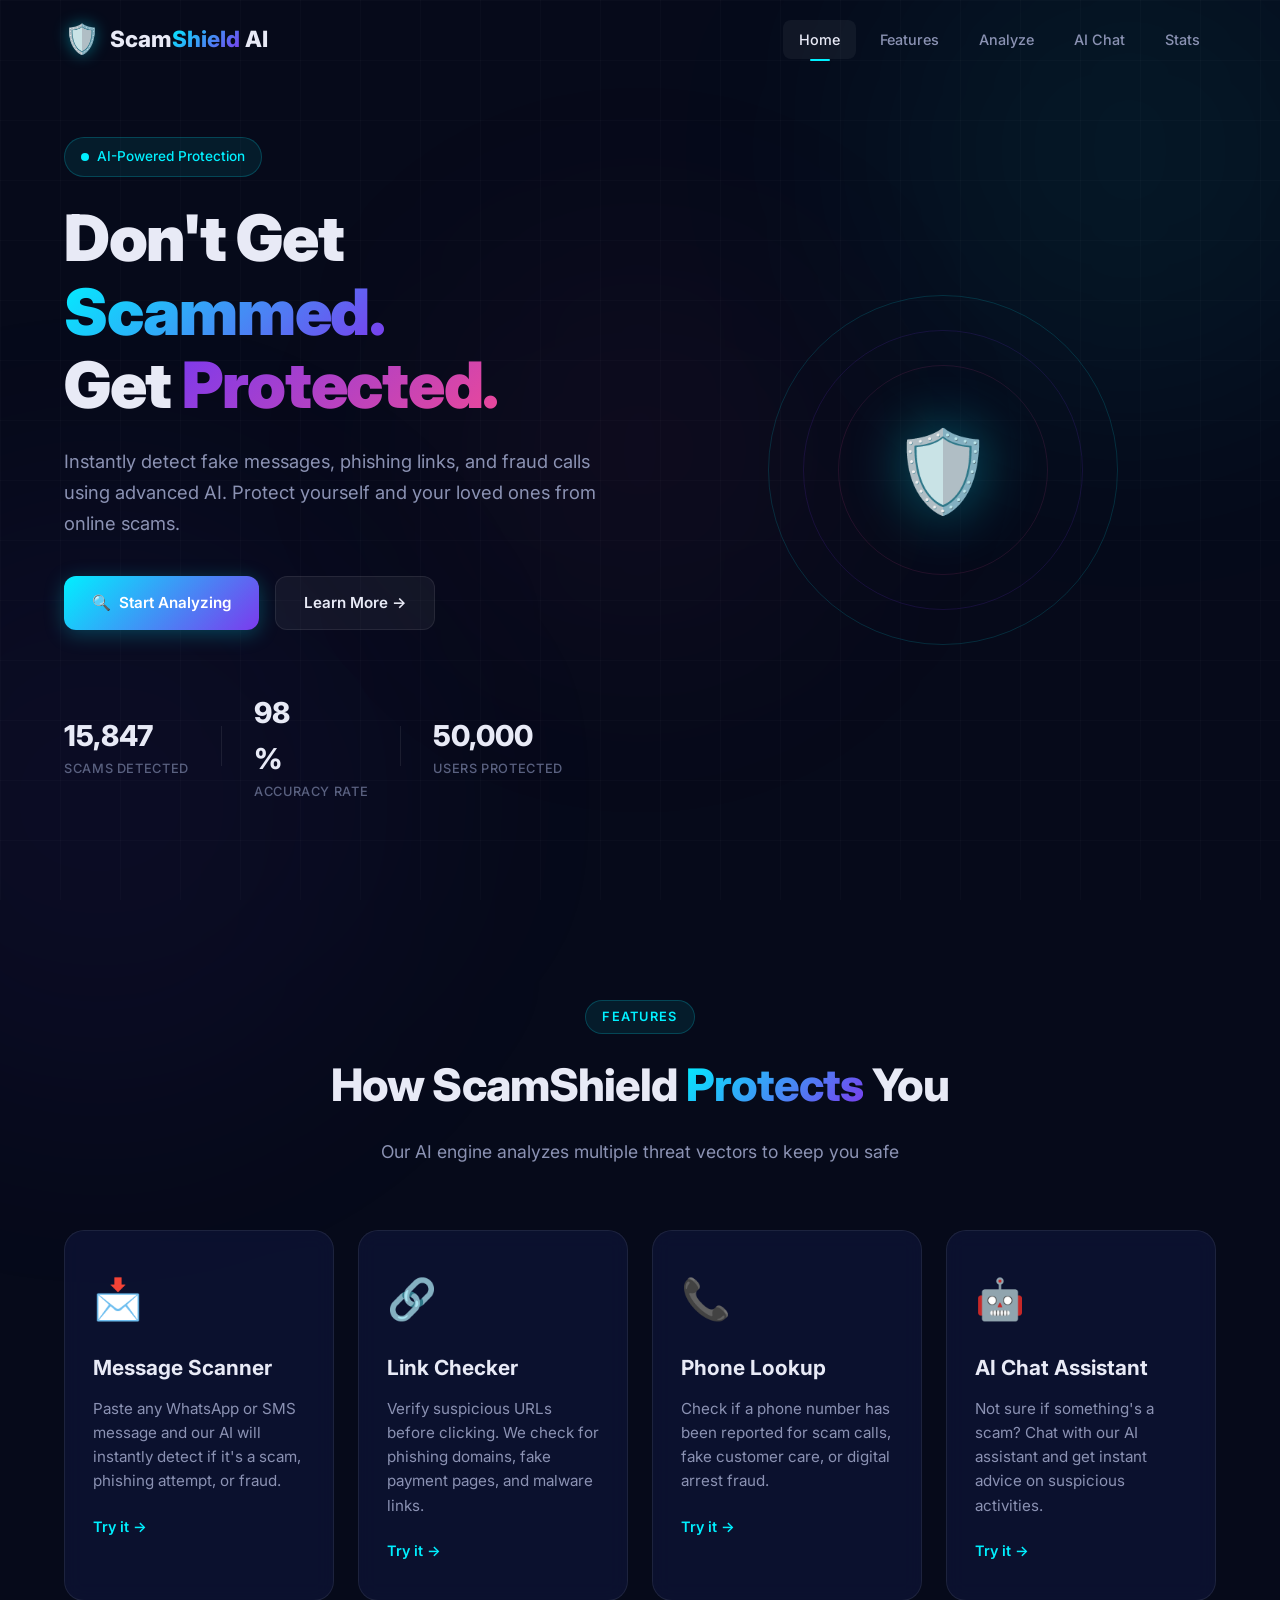
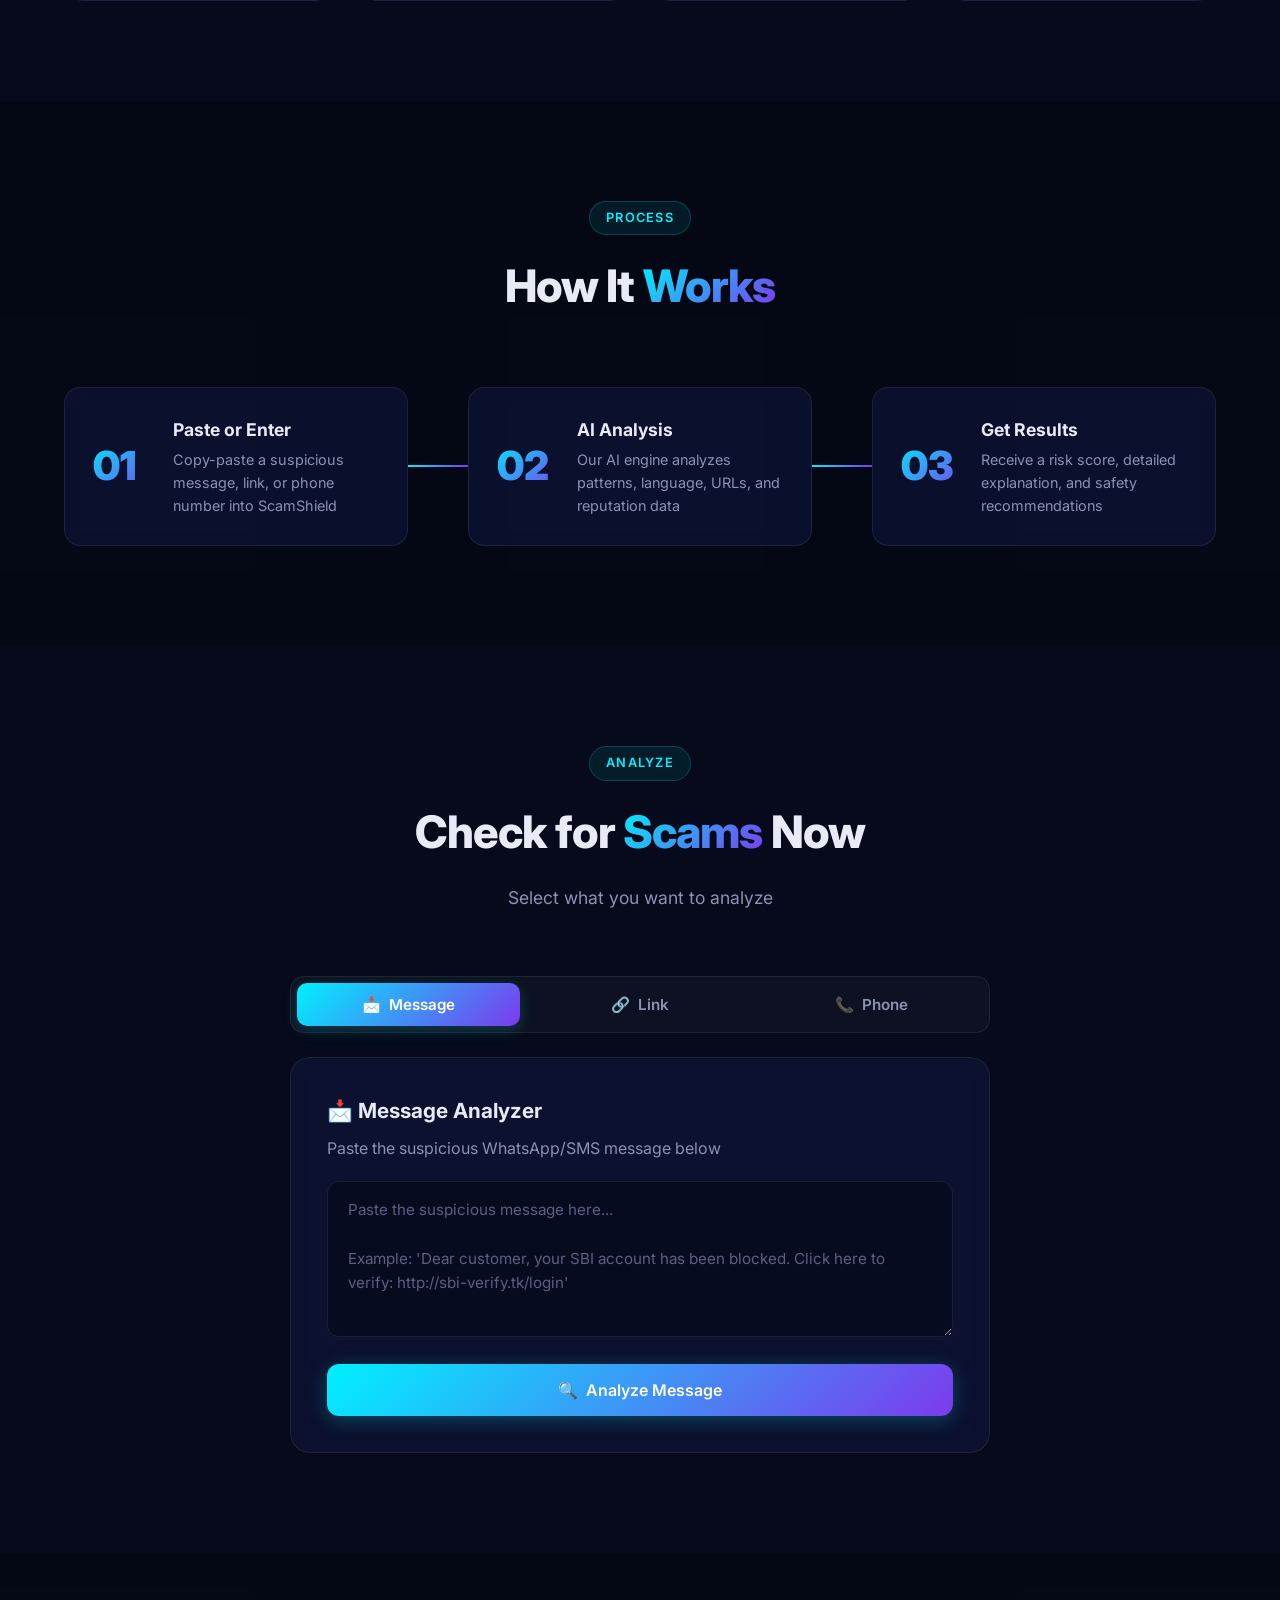
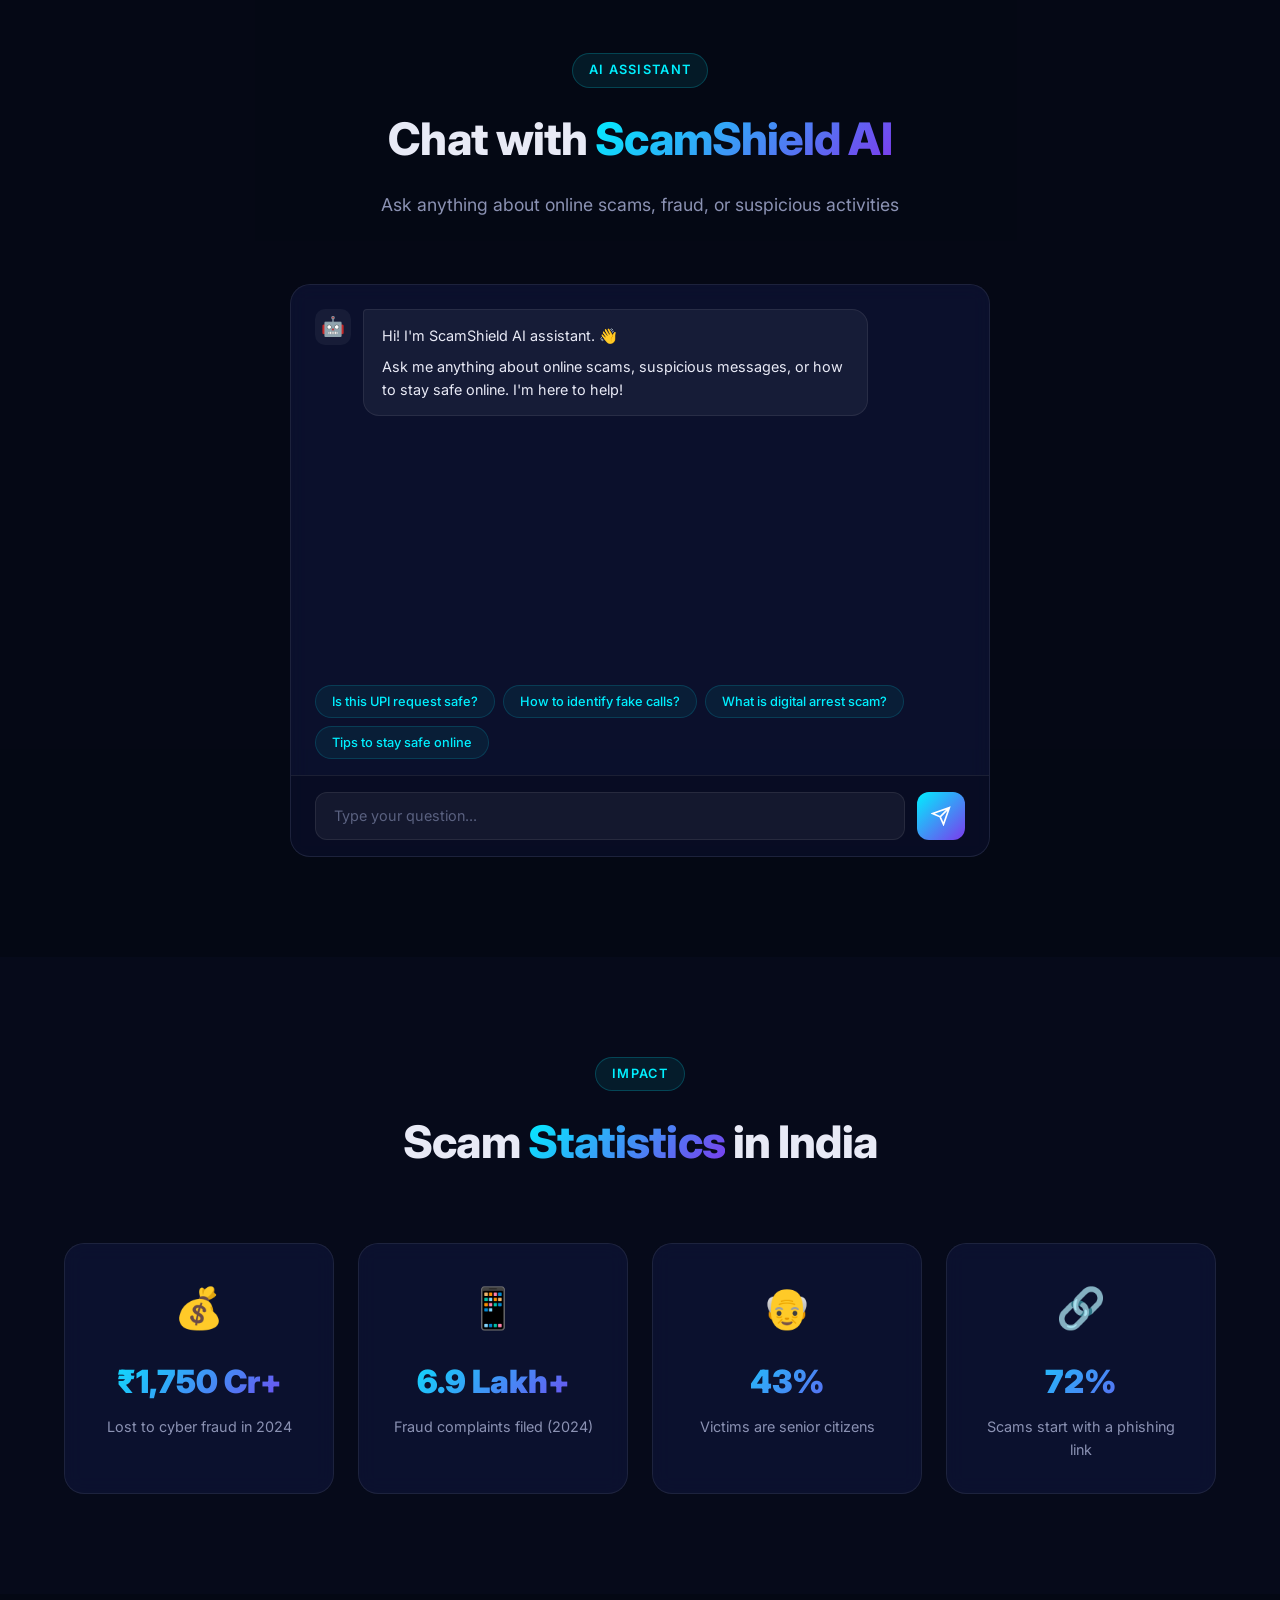
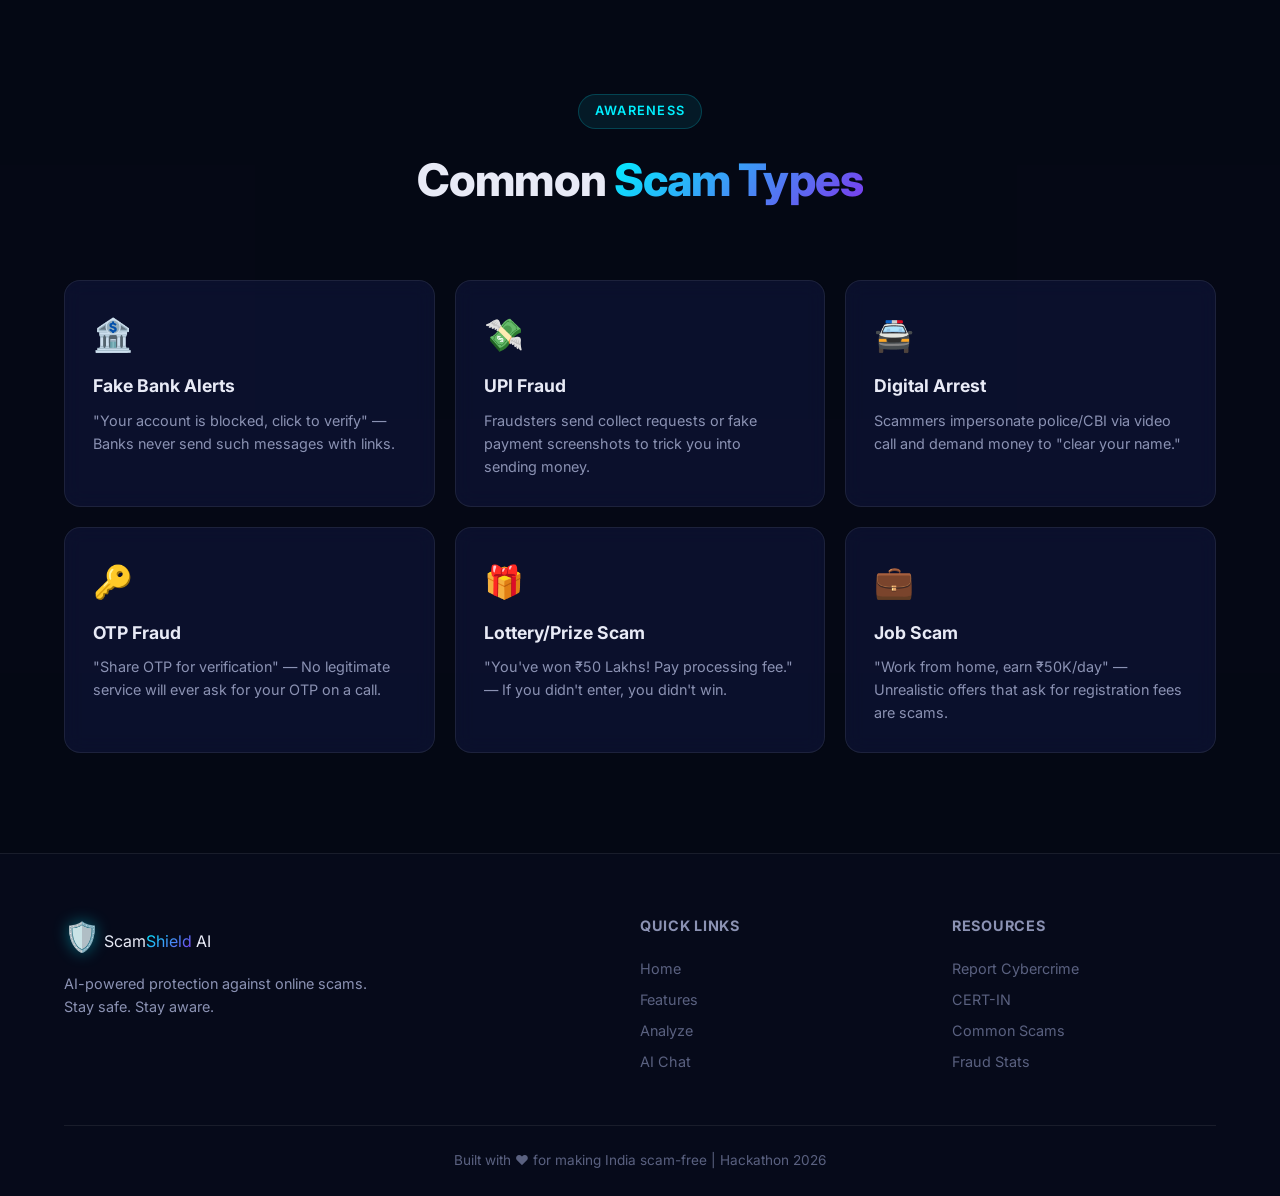
<file: index.html>
<!DOCTYPE html>
<html lang="en">
<head>
    <meta charset="UTF-8">
    <meta name="viewport" content="width=device-width, initial-scale=1.0">
    <title>ScamShield AI — Protect Yourself from Online Scams</title>
    <meta name="description" content="AI-powered scam detection tool. Analyze suspicious messages, links, and phone numbers instantly. Stay safe from phishing, UPI fraud, and digital arrest scams.">
    <link rel="preconnect" href="https://fonts.googleapis.com">
    <link rel="preconnect" href="https://fonts.gstatic.com" crossorigin>
    <link href="https://fonts.googleapis.com/css2?family=Inter:wght@300;400;500;600;700;800;900&display=swap" rel="stylesheet">
    <link rel="icon" href="data:image/svg+xml,<svg xmlns='http://www.w3.org/2000/svg' viewBox='0 0 100 100'><text y='.9em' font-size='90'>🛡️</text></svg>">
    <link rel="stylesheet" href="style.css">
</head>
<body>
    <!-- Animated background -->
    <div class="bg-grid"></div>
    <div class="bg-glow bg-glow-1"></div>
    <div class="bg-glow bg-glow-2"></div>
    <div class="bg-glow bg-glow-3"></div>
    <div class="floating-particles" id="particles"></div>

    <!-- Navbar -->
    <nav class="navbar" id="navbar">
        <div class="nav-container">
            <a href="#" class="nav-logo">
                <span class="logo-icon">🛡️</span>
                <span class="logo-text">Scam<span class="logo-highlight">Shield</span> AI</span>
            </a>
            <div class="nav-links" id="navLinks">
                <a href="#home" class="nav-link active">Home</a>
                <a href="#features" class="nav-link">Features</a>
                <a href="#analyze" class="nav-link">Analyze</a>
                <a href="#chat" class="nav-link">AI Chat</a>
                <a href="#stats" class="nav-link">Stats</a>
            </div>
            <button class="nav-toggle" id="navToggle" aria-label="Toggle menu">
                <span></span><span></span><span></span>
            </button>
        </div>
    </nav>

    <!-- Hero Section -->
    <section class="hero" id="home">
        <div class="hero-content">
            <div class="hero-badge">
                <span class="badge-dot"></span>
                AI-Powered Protection
            </div>
            <h1 class="hero-title">
                Don't Get <span class="gradient-text">Scammed.</span><br>
                Get <span class="gradient-text-alt">Protected.</span>
            </h1>
            <p class="hero-subtitle">
                Instantly detect fake messages, phishing links, and fraud calls using advanced AI. 
                Protect yourself and your loved ones from online scams.
            </p>
            <div class="hero-actions">
                <a href="#analyze" class="btn btn-primary">
                    <span>🔍</span> Start Analyzing
                </a>
                <a href="#features" class="btn btn-secondary">
                    Learn More →
                </a>
            </div>
            <div class="hero-stats">
                <div class="stat-item">
                    <span class="stat-number" data-count="15847">0</span>
                    <span class="stat-label">Scams Detected</span>
                </div>
                <div class="stat-divider"></div>
                <div class="stat-item">
                    <span class="stat-number" data-count="98">0</span><span class="stat-suffix">%</span>
                    <span class="stat-label">Accuracy Rate</span>
                </div>
                <div class="stat-divider"></div>
                <div class="stat-item">
                    <span class="stat-number" data-count="50000">0</span>
                    <span class="stat-label">Users Protected</span>
                </div>
            </div>
        </div>
        <div class="hero-visual">
            <div class="shield-container">
                <div class="shield-ring ring-1"></div>
                <div class="shield-ring ring-2"></div>
                <div class="shield-ring ring-3"></div>
                <div class="shield-icon">🛡️</div>
            </div>
        </div>
    </section>

    <!-- Features Section -->
    <section class="section" id="features">
        <div class="container">
            <div class="section-header">
                <span class="section-badge">Features</span>
                <h2 class="section-title">How ScamShield <span class="gradient-text">Protects</span> You</h2>
                <p class="section-subtitle">Our AI engine analyzes multiple threat vectors to keep you safe</p>
            </div>
            <div class="features-grid">
                <div class="feature-card" data-aos="fade-up">
                    <div class="feature-icon">📩</div>
                    <h3>Message Scanner</h3>
                    <p>Paste any WhatsApp or SMS message and our AI will instantly detect if it's a scam, phishing attempt, or fraud.</p>
                    <a href="#analyze" class="feature-link">Try it →</a>
                </div>
                <div class="feature-card" data-aos="fade-up" data-delay="100">
                    <div class="feature-icon">🔗</div>
                    <h3>Link Checker</h3>
                    <p>Verify suspicious URLs before clicking. We check for phishing domains, fake payment pages, and malware links.</p>
                    <a href="#analyze" class="feature-link">Try it →</a>
                </div>
                <div class="feature-card" data-aos="fade-up" data-delay="200">
                    <div class="feature-icon">📞</div>
                    <h3>Phone Lookup</h3>
                    <p>Check if a phone number has been reported for scam calls, fake customer care, or digital arrest fraud.</p>
                    <a href="#analyze" class="feature-link">Try it →</a>
                </div>
                <div class="feature-card" data-aos="fade-up" data-delay="300">
                    <div class="feature-icon">🤖</div>
                    <h3>AI Chat Assistant</h3>
                    <p>Not sure if something's a scam? Chat with our AI assistant and get instant advice on suspicious activities.</p>
                    <a href="#chat" class="feature-link">Try it →</a>
                </div>
            </div>
        </div>
    </section>

    <!-- How It Works -->
    <section class="section section-dark" id="how-it-works">
        <div class="container">
            <div class="section-header">
                <span class="section-badge">Process</span>
                <h2 class="section-title">How It <span class="gradient-text">Works</span></h2>
            </div>
            <div class="steps-container">
                <div class="step">
                    <div class="step-number">01</div>
                    <div class="step-content">
                        <h3>Paste or Enter</h3>
                        <p>Copy-paste a suspicious message, link, or phone number into ScamShield</p>
                    </div>
                </div>
                <div class="step-connector"></div>
                <div class="step">
                    <div class="step-number">02</div>
                    <div class="step-content">
                        <h3>AI Analysis</h3>
                        <p>Our AI engine analyzes patterns, language, URLs, and reputation data</p>
                    </div>
                </div>
                <div class="step-connector"></div>
                <div class="step">
                    <div class="step-number">03</div>
                    <div class="step-content">
                        <h3>Get Results</h3>
                        <p>Receive a risk score, detailed explanation, and safety recommendations</p>
                    </div>
                </div>
            </div>
        </div>
    </section>

    <!-- Analyze Section -->
    <section class="section" id="analyze">
        <div class="container">
            <div class="section-header">
                <span class="section-badge">Analyze</span>
                <h2 class="section-title">Check for <span class="gradient-text">Scams</span> Now</h2>
                <p class="section-subtitle">Select what you want to analyze</p>
            </div>

            <!-- Analyzer Tabs -->
            <div class="analyzer-container">
                <div class="analyzer-tabs">
                    <button class="tab-btn active" data-tab="message" id="tab-message">
                        <span>📩</span> Message
                    </button>
                    <button class="tab-btn" data-tab="link" id="tab-link">
                        <span>🔗</span> Link
                    </button>
                    <button class="tab-btn" data-tab="phone" id="tab-phone">
                        <span>📞</span> Phone
                    </button>
                </div>

                <!-- Message Tab -->
                <div class="tab-content active" id="content-message">
                    <div class="analyzer-card">
                        <h3>📩 Message Analyzer</h3>
                        <p>Paste the suspicious WhatsApp/SMS message below</p>
                        <textarea class="input-area" id="messageInput" placeholder="Paste the suspicious message here...&#10;&#10;Example: 'Dear customer, your SBI account has been blocked. Click here to verify: http://sbi-verify.tk/login'" rows="5"></textarea>
                        <button class="btn btn-primary btn-analyze" id="analyzeMessage" onclick="analyzeMessage()">
                            <span class="btn-icon">🔍</span>
                            <span class="btn-text">Analyze Message</span>
                            <span class="btn-loader" style="display:none"></span>
                        </button>
                    </div>
                </div>

                <!-- Link Tab -->
                <div class="tab-content" id="content-link">
                    <div class="analyzer-card">
                        <h3>🔗 Link Checker</h3>
                        <p>Paste the suspicious URL below</p>
                        <input type="url" class="input-field" id="linkInput" placeholder="https://suspicious-link-example.tk/verify">
                        <button class="btn btn-primary btn-analyze" id="analyzeLink" onclick="analyzeLink()">
                            <span class="btn-icon">🔍</span>
                            <span class="btn-text">Check Link</span>
                            <span class="btn-loader" style="display:none"></span>
                        </button>
                    </div>
                </div>

                <!-- Phone Tab -->
                <div class="tab-content" id="content-phone">
                    <div class="analyzer-card">
                        <h3>📞 Phone Number Lookup</h3>
                        <p>Enter the suspicious phone number</p>
                        <input type="tel" class="input-field" id="phoneInput" placeholder="+91 98765 43210">
                        <button class="btn btn-primary btn-analyze" id="analyzePhone" onclick="analyzePhone()">
                            <span class="btn-icon">🔍</span>
                            <span class="btn-text">Check Number</span>
                            <span class="btn-loader" style="display:none"></span>
                        </button>
                    </div>
                </div>

                <!-- Results Panel -->
                <div class="results-panel" id="resultsPanel" style="display:none">
                    <div class="results-header">
                        <h3>Analysis Results</h3>
                        <button class="btn-close" onclick="closeResults()">✕</button>
                    </div>
                    <div class="results-body">
                        <!-- Risk Score Gauge -->
                        <div class="risk-gauge-container">
                            <div class="risk-gauge" id="riskGauge">
                                <svg viewBox="0 0 200 200" class="gauge-svg">
                                    <circle cx="100" cy="100" r="85" class="gauge-bg"></circle>
                                    <circle cx="100" cy="100" r="85" class="gauge-fill" id="gaugeFill"></circle>
                                </svg>
                                <div class="gauge-center">
                                    <span class="gauge-score" id="gaugeScore">0</span>
                                    <span class="gauge-label" id="gaugeLabel">Analyzing...</span>
                                </div>
                            </div>
                        </div>
                        <!-- Risk Level Badge -->
                        <div class="risk-badge" id="riskBadge">
                            <span class="risk-icon" id="riskIcon">⏳</span>
                            <span class="risk-text" id="riskText">Analyzing</span>
                        </div>
                        <!-- Analysis Details -->
                        <div class="analysis-details" id="analysisDetails">
                            <div class="detail-section">
                                <h4>🧠 AI Analysis</h4>
                                <p id="analysisReason">Loading...</p>
                            </div>
                            <div class="detail-section">
                                <h4>🚩 Red Flags Found</h4>
                                <ul id="redFlagsList"></ul>
                            </div>
                            <div class="detail-section">
                                <h4>🛡️ Safety Tips</h4>
                                <ul id="safetyTipsList"></ul>
                            </div>
                        </div>
                    </div>
                </div>
            </div>
        </div>
    </section>

    <!-- AI Chat Section -->
    <section class="section section-dark" id="chat">
        <div class="container">
            <div class="section-header">
                <span class="section-badge">AI Assistant</span>
                <h2 class="section-title">Chat with <span class="gradient-text">ScamShield AI</span></h2>
                <p class="section-subtitle">Ask anything about online scams, fraud, or suspicious activities</p>
            </div>
            <div class="chat-container">
                <div class="chat-messages" id="chatMessages">
                    <div class="chat-message bot">
                        <div class="message-avatar">🤖</div>
                        <div class="message-bubble">
                            <p>Hi! I'm ScamShield AI assistant. 👋</p>
                            <p>Ask me anything about online scams, suspicious messages, or how to stay safe online. I'm here to help!</p>
                        </div>
                    </div>
                </div>
                <div class="chat-suggestions">
                    <button class="suggestion-chip" onclick="sendSuggestion(this)">Is this UPI request safe?</button>
                    <button class="suggestion-chip" onclick="sendSuggestion(this)">How to identify fake calls?</button>
                    <button class="suggestion-chip" onclick="sendSuggestion(this)">What is digital arrest scam?</button>
                    <button class="suggestion-chip" onclick="sendSuggestion(this)">Tips to stay safe online</button>
                </div>
                <div class="chat-input-container">
                    <input type="text" class="chat-input" id="chatInput" placeholder="Type your question..." onkeypress="if(event.key==='Enter')sendChatMessage()">
                    <button class="btn-send" id="sendBtn" onclick="sendChatMessage()">
                        <svg width="20" height="20" viewBox="0 0 24 24" fill="none" stroke="currentColor" stroke-width="2">
                            <path d="M22 2L11 13M22 2l-7 20-4-9-9-4 20-7z"/>
                        </svg>
                    </button>
                </div>
            </div>
        </div>
    </section>

    <!-- Stats Section -->
    <section class="section" id="stats">
        <div class="container">
            <div class="section-header">
                <span class="section-badge">Impact</span>
                <h2 class="section-title">Scam <span class="gradient-text">Statistics</span> in India</h2>
            </div>
            <div class="stats-grid">
                <div class="stat-card">
                    <div class="stat-card-icon">💰</div>
                    <div class="stat-card-number">₹1,750 Cr+</div>
                    <div class="stat-card-desc">Lost to cyber fraud in 2024</div>
                </div>
                <div class="stat-card">
                    <div class="stat-card-icon">📱</div>
                    <div class="stat-card-number">6.9 Lakh+</div>
                    <div class="stat-card-desc">Fraud complaints filed (2024)</div>
                </div>
                <div class="stat-card">
                    <div class="stat-card-icon">👴</div>
                    <div class="stat-card-number">43%</div>
                    <div class="stat-card-desc">Victims are senior citizens</div>
                </div>
                <div class="stat-card">
                    <div class="stat-card-icon">🔗</div>
                    <div class="stat-card-number">72%</div>
                    <div class="stat-card-desc">Scams start with a phishing link</div>
                </div>
            </div>
        </div>
    </section>

    <!-- Common Scams Section -->
    <section class="section section-dark" id="scam-types">
        <div class="container">
            <div class="section-header">
                <span class="section-badge">Awareness</span>
                <h2 class="section-title">Common <span class="gradient-text">Scam Types</span></h2>
            </div>
            <div class="scams-grid">
                <div class="scam-card">
                    <div class="scam-icon">🏦</div>
                    <h3>Fake Bank Alerts</h3>
                    <p>"Your account is blocked, click to verify" — Banks never send such messages with links.</p>
                </div>
                <div class="scam-card">
                    <div class="scam-icon">💸</div>
                    <h3>UPI Fraud</h3>
                    <p>Fraudsters send collect requests or fake payment screenshots to trick you into sending money.</p>
                </div>
                <div class="scam-card">
                    <div class="scam-icon">🚔</div>
                    <h3>Digital Arrest</h3>
                    <p>Scammers impersonate police/CBI via video call and demand money to "clear your name."</p>
                </div>
                <div class="scam-card">
                    <div class="scam-icon">🔑</div>
                    <h3>OTP Fraud</h3>
                    <p>"Share OTP for verification" — No legitimate service will ever ask for your OTP on a call.</p>
                </div>
                <div class="scam-card">
                    <div class="scam-icon">🎁</div>
                    <h3>Lottery/Prize Scam</h3>
                    <p>"You've won ₹50 Lakhs! Pay processing fee." — If you didn't enter, you didn't win.</p>
                </div>
                <div class="scam-card">
                    <div class="scam-icon">💼</div>
                    <h3>Job Scam</h3>
                    <p>"Work from home, earn ₹50K/day" — Unrealistic offers that ask for registration fees are scams.</p>
                </div>
            </div>
        </div>
    </section>

    <!-- Footer -->
    <footer class="footer">
        <div class="container">
            <div class="footer-content">
                <div class="footer-brand">
                    <span class="logo-icon">🛡️</span>
                    <span class="logo-text">Scam<span class="logo-highlight">Shield</span> AI</span>
                    <p>AI-powered protection against online scams.<br>Stay safe. Stay aware.</p>
                </div>
                <div class="footer-links">
                    <h4>Quick Links</h4>
                    <a href="#home">Home</a>
                    <a href="#features">Features</a>
                    <a href="#analyze">Analyze</a>
                    <a href="#chat">AI Chat</a>
                </div>
                <div class="footer-links">
                    <h4>Resources</h4>
                    <a href="https://cybercrime.gov.in" target="_blank">Report Cybercrime</a>
                    <a href="https://www.cert-in.org.in" target="_blank">CERT-IN</a>
                    <a href="#scam-types">Common Scams</a>
                    <a href="#stats">Fraud Stats</a>
                </div>
            </div>
            <div class="footer-bottom">
                <p>Built with ❤️ for making India scam-free | Hackathon 2026</p>
            </div>
        </div>
    </footer>

    <script src="app.js"></script>
</body>
</html>
</file>
<file: style.css>
/* ===== ScamShield AI — Design System ===== */

/* Reset & Base */
*, *::before, *::after {
    margin: 0;
    padding: 0;
    box-sizing: border-box;
}

:root {
    /* Colors */
    --bg-primary: #060a1a;
    --bg-secondary: #0d1330;
    --bg-card: rgba(15, 23, 60, 0.6);
    --bg-card-hover: rgba(20, 30, 75, 0.8);
    --surface: rgba(255, 255, 255, 0.03);
    --border: rgba(255, 255, 255, 0.08);
    --border-hover: rgba(0, 240, 255, 0.3);

    --text-primary: #e8eaf6;
    --text-secondary: #8b92b3;
    --text-muted: #5a6180;

    --accent-cyan: #00f0ff;
    --accent-purple: #7c3aed;
    --accent-blue: #3b82f6;
    --accent-pink: #ec4899;
    --gradient-primary: linear-gradient(135deg, #00f0ff 0%, #7c3aed 100%);
    --gradient-alt: linear-gradient(135deg, #7c3aed 0%, #ec4899 100%);
    --gradient-bg: linear-gradient(180deg, #060a1a 0%, #0d1330 50%, #060a1a 100%);

    --safe: #22c55e;
    --suspicious: #f59e0b;
    --scam: #ef4444;

    /* Spacing */
    --section-padding: 100px 0;
    --container-width: 1200px;

    /* Transitions */
    --transition-fast: 0.2s ease;
    --transition-normal: 0.3s ease;
    --transition-slow: 0.5s cubic-bezier(0.16, 1, 0.3, 1);

    /* Shadows */
    --shadow-card: 0 8px 32px rgba(0, 0, 0, 0.3);
    --shadow-glow-cyan: 0 0 30px rgba(0, 240, 255, 0.15);
    --shadow-glow-purple: 0 0 30px rgba(124, 58, 237, 0.15);
}

html {
    scroll-behavior: smooth;
    scroll-padding-top: 80px;
}

body {
    font-family: 'Inter', -apple-system, BlinkMacSystemFont, sans-serif;
    background: var(--bg-primary);
    color: var(--text-primary);
    line-height: 1.6;
    overflow-x: hidden;
    -webkit-font-smoothing: antialiased;
}

/* ===== Background Effects ===== */
.bg-grid {
    position: fixed;
    top: 0; left: 0;
    width: 100%; height: 100%;
    background-image:
        linear-gradient(rgba(255,255,255,0.02) 1px, transparent 1px),
        linear-gradient(90deg, rgba(255,255,255,0.02) 1px, transparent 1px);
    background-size: 60px 60px;
    z-index: 0;
    pointer-events: none;
}

.bg-glow {
    position: fixed;
    border-radius: 50%;
    filter: blur(120px);
    z-index: 0;
    pointer-events: none;
    animation: glowDrift 8s ease-in-out infinite alternate;
}

.bg-glow-1 {
    width: 500px; height: 500px;
    background: rgba(0, 240, 255, 0.06);
    top: -100px; right: -100px;
}

.bg-glow-2 {
    width: 600px; height: 600px;
    background: rgba(124, 58, 237, 0.05);
    bottom: -200px; left: -200px;
    animation-delay: -3s;
}

.bg-glow-3 {
    width: 400px; height: 400px;
    background: rgba(236, 72, 153, 0.04);
    top: 50%; left: 50%;
    transform: translate(-50%, -50%);
    animation-delay: -5s;
}

@keyframes glowDrift {
    to { transform: translate(30px, -30px) scale(1.1); }
}

.floating-particles {
    position: fixed;
    top: 0; left: 0;
    width: 100%; height: 100%;
    z-index: 0;
    pointer-events: none;
}

.particle {
    position: absolute;
    width: 3px; height: 3px;
    background: var(--accent-cyan);
    border-radius: 50%;
    opacity: 0;
    animation: particleFloat 6s ease-in-out infinite;
}

@keyframes particleFloat {
    0%, 100% { opacity: 0; transform: translateY(0); }
    50% { opacity: 0.6; transform: translateY(-100px); }
}

/* ===== Container ===== */
.container {
    max-width: var(--container-width);
    margin: 0 auto;
    padding: 0 24px;
    position: relative;
    z-index: 1;
}

/* ===== Navbar ===== */
.navbar {
    position: fixed;
    top: 0; left: 0;
    width: 100%;
    z-index: 1000;
    padding: 16px 0;
    transition: all var(--transition-normal);
    backdrop-filter: blur(0px);
}

.navbar.scrolled {
    padding: 10px 0;
    background: rgba(6, 10, 26, 0.85);
    backdrop-filter: blur(20px);
    border-bottom: 1px solid var(--border);
}

.nav-container {
    max-width: var(--container-width);
    margin: 0 auto;
    padding: 0 24px;
    display: flex;
    align-items: center;
    justify-content: space-between;
}

.nav-logo {
    display: flex;
    align-items: center;
    gap: 10px;
    text-decoration: none;
    font-size: 1.4rem;
    font-weight: 800;
    color: var(--text-primary);
}

.logo-icon {
    font-size: 1.8rem;
    filter: drop-shadow(0 0 8px rgba(0, 240, 255, 0.4));
}

.logo-highlight {
    background: var(--gradient-primary);
    -webkit-background-clip: text;
    -webkit-text-fill-color: transparent;
    background-clip: text;
}

.nav-links {
    display: flex;
    gap: 8px;
}

.nav-link {
    text-decoration: none;
    color: var(--text-secondary);
    padding: 8px 16px;
    border-radius: 8px;
    font-size: 0.9rem;
    font-weight: 500;
    transition: all var(--transition-fast);
    position: relative;
}

.nav-link:hover, .nav-link.active {
    color: var(--text-primary);
    background: rgba(255, 255, 255, 0.05);
}

.nav-link.active::after {
    content: '';
    position: absolute;
    bottom: -2px;
    left: 50%; transform: translateX(-50%);
    width: 20px; height: 2px;
    background: var(--accent-cyan);
    border-radius: 1px;
}

.nav-toggle {
    display: none;
    flex-direction: column;
    gap: 5px;
    background: none;
    border: none;
    cursor: pointer;
    padding: 8px;
}

.nav-toggle span {
    width: 24px; height: 2px;
    background: var(--text-primary);
    border-radius: 2px;
    transition: all var(--transition-fast);
}

/* ===== Buttons ===== */
.btn {
    display: inline-flex;
    align-items: center;
    gap: 8px;
    padding: 14px 28px;
    border-radius: 12px;
    font-size: 0.95rem;
    font-weight: 600;
    text-decoration: none;
    cursor: pointer;
    border: none;
    transition: all var(--transition-normal);
    font-family: inherit;
}

.btn-primary {
    background: var(--gradient-primary);
    color: #fff;
    box-shadow: 0 4px 20px rgba(0, 240, 255, 0.25);
}

.btn-primary:hover {
    transform: translateY(-2px);
    box-shadow: 0 8px 30px rgba(0, 240, 255, 0.35);
}

.btn-secondary {
    background: rgba(255, 255, 255, 0.05);
    color: var(--text-primary);
    border: 1px solid var(--border);
}

.btn-secondary:hover {
    background: rgba(255, 255, 255, 0.1);
    border-color: var(--border-hover);
}

/* ===== Hero ===== */
.hero {
    min-height: 100vh;
    display: flex;
    align-items: center;
    padding: 120px 24px 80px;
    max-width: var(--container-width);
    margin: 0 auto;
    gap: 60px;
    position: relative;
    z-index: 1;
}

.hero-content {
    flex: 1;
    max-width: 640px;
}

.hero-badge {
    display: inline-flex;
    align-items: center;
    gap: 8px;
    padding: 8px 16px;
    background: rgba(0, 240, 255, 0.08);
    border: 1px solid rgba(0, 240, 255, 0.2);
    border-radius: 50px;
    font-size: 0.85rem;
    color: var(--accent-cyan);
    font-weight: 500;
    margin-bottom: 24px;
    animation: fadeInUp 0.6s ease-out;
}

.badge-dot {
    width: 8px; height: 8px;
    background: var(--accent-cyan);
    border-radius: 50%;
    animation: pulse 2s ease-in-out infinite;
}

@keyframes pulse {
    0%, 100% { opacity: 1; transform: scale(1); }
    50% { opacity: 0.5; transform: scale(0.8); }
}

.hero-title {
    font-size: clamp(2.5rem, 5vw, 4rem);
    font-weight: 900;
    line-height: 1.15;
    margin-bottom: 24px;
    letter-spacing: -0.02em;
    animation: fadeInUp 0.6s ease-out 0.1s both;
}

.gradient-text {
    background: var(--gradient-primary);
    -webkit-background-clip: text;
    -webkit-text-fill-color: transparent;
    background-clip: text;
}

.gradient-text-alt {
    background: var(--gradient-alt);
    -webkit-background-clip: text;
    -webkit-text-fill-color: transparent;
    background-clip: text;
}

.hero-subtitle {
    font-size: 1.15rem;
    color: var(--text-secondary);
    line-height: 1.7;
    margin-bottom: 36px;
    animation: fadeInUp 0.6s ease-out 0.2s both;
}

.hero-actions {
    display: flex;
    gap: 16px;
    flex-wrap: wrap;
    margin-bottom: 60px;
    animation: fadeInUp 0.6s ease-out 0.3s both;
}

.hero-stats {
    display: flex;
    align-items: center;
    gap: 32px;
    animation: fadeInUp 0.6s ease-out 0.4s both;
}

.stat-item {
    display: flex;
    flex-direction: column;
}

.stat-number {
    font-size: 1.8rem;
    font-weight: 800;
    color: var(--text-primary);
}

.stat-suffix {
    font-size: 1.8rem;
    font-weight: 800;
    color: var(--text-primary);
}

.stat-label {
    font-size: 0.8rem;
    color: var(--text-muted);
    text-transform: uppercase;
    letter-spacing: 0.05em;
    font-weight: 500;
}

.stat-divider {
    width: 1px;
    height: 40px;
    background: var(--border);
}

/* Hero Visual */
.hero-visual {
    flex: 1;
    display: flex;
    justify-content: center;
    align-items: center;
    animation: fadeInUp 0.8s ease-out 0.5s both;
}

.shield-container {
    position: relative;
    width: 350px;
    height: 350px;
    display: flex;
    justify-content: center;
    align-items: center;
}

.shield-ring {
    position: absolute;
    border-radius: 50%;
    border: 1px solid;
    animation: ringRotate 12s linear infinite;
}

.ring-1 {
    width: 100%; height: 100%;
    border-color: rgba(0, 240, 255, 0.15);
    animation-duration: 12s;
}

.ring-2 {
    width: 80%; height: 80%;
    border-color: rgba(124, 58, 237, 0.15);
    animation-duration: 8s;
    animation-direction: reverse;
}

.ring-3 {
    width: 60%; height: 60%;
    border-color: rgba(236, 72, 153, 0.12);
    animation-duration: 15s;
}

@keyframes ringRotate {
    to { transform: rotate(360deg); }
}

.shield-icon {
    font-size: 5rem;
    filter: drop-shadow(0 0 30px rgba(0, 240, 255, 0.4));
    animation: shieldFloat 3s ease-in-out infinite;
    z-index: 2;
}

@keyframes shieldFloat {
    0%, 100% { transform: translateY(0); }
    50% { transform: translateY(-15px); }
}

/* ===== Sections ===== */
.section {
    padding: var(--section-padding);
    position: relative;
    z-index: 1;
}

.section-dark {
    background: rgba(0, 0, 0, 0.2);
}

.section-header {
    text-align: center;
    margin-bottom: 64px;
}

.section-badge {
    display: inline-block;
    padding: 6px 16px;
    background: rgba(0, 240, 255, 0.08);
    border: 1px solid rgba(0, 240, 255, 0.2);
    border-radius: 50px;
    font-size: 0.8rem;
    color: var(--accent-cyan);
    font-weight: 600;
    text-transform: uppercase;
    letter-spacing: 0.1em;
    margin-bottom: 16px;
}

.section-title {
    font-size: clamp(2rem, 4vw, 2.8rem);
    font-weight: 800;
    margin-bottom: 16px;
    letter-spacing: -0.02em;
}

.section-subtitle {
    font-size: 1.1rem;
    color: var(--text-secondary);
    max-width: 600px;
    margin: 0 auto;
}

/* ===== Feature Cards ===== */
.features-grid {
    display: grid;
    grid-template-columns: repeat(auto-fit, minmax(260px, 1fr));
    gap: 24px;
}

.feature-card {
    background: var(--bg-card);
    border: 1px solid var(--border);
    border-radius: 20px;
    padding: 36px 28px;
    transition: all var(--transition-slow);
    position: relative;
    overflow: hidden;
    backdrop-filter: blur(10px);
}

.feature-card::before {
    content: '';
    position: absolute;
    top: 0; left: 0;
    width: 100%; height: 2px;
    background: var(--gradient-primary);
    opacity: 0;
    transition: opacity var(--transition-normal);
}

.feature-card:hover {
    transform: translateY(-4px);
    border-color: var(--border-hover);
    box-shadow: var(--shadow-glow-cyan);
}

.feature-card:hover::before {
    opacity: 1;
}

.feature-icon {
    font-size: 2.5rem;
    margin-bottom: 20px;
    display: block;
}

.feature-card h3 {
    font-size: 1.3rem;
    font-weight: 700;
    margin-bottom: 12px;
}

.feature-card p {
    color: var(--text-secondary);
    font-size: 0.95rem;
    line-height: 1.6;
    margin-bottom: 20px;
}

.feature-link {
    color: var(--accent-cyan);
    text-decoration: none;
    font-weight: 600;
    font-size: 0.9rem;
    transition: all var(--transition-fast);
}

.feature-link:hover {
    color: #fff;
    letter-spacing: 1px;
}

/* ===== Steps ===== */
.steps-container {
    display: flex;
    align-items: center;
    justify-content: center;
    gap: 0;
    flex-wrap: wrap;
}

.step {
    display: flex;
    align-items: center;
    gap: 20px;
    padding: 28px;
    background: var(--bg-card);
    border: 1px solid var(--border);
    border-radius: 16px;
    backdrop-filter: blur(10px);
    flex: 1;
    min-width: 250px;
    transition: all var(--transition-normal);
}

.step:hover {
    border-color: var(--border-hover);
    transform: translateY(-2px);
}

.step-number {
    font-size: 2.5rem;
    font-weight: 900;
    background: var(--gradient-primary);
    -webkit-background-clip: text;
    -webkit-text-fill-color: transparent;
    background-clip: text;
    min-width: 60px;
}

.step-content h3 {
    font-size: 1.1rem;
    font-weight: 700;
    margin-bottom: 4px;
}

.step-content p {
    color: var(--text-secondary);
    font-size: 0.9rem;
}

.step-connector {
    width: 60px;
    height: 2px;
    background: var(--gradient-primary);
    flex-shrink: 0;
}

/* ===== Analyzer ===== */
.analyzer-container {
    max-width: 700px;
    margin: 0 auto;
}

.analyzer-tabs {
    display: flex;
    gap: 8px;
    margin-bottom: 24px;
    background: rgba(255, 255, 255, 0.03);
    padding: 6px;
    border-radius: 14px;
    border: 1px solid var(--border);
}

.tab-btn {
    flex: 1;
    display: flex;
    align-items: center;
    justify-content: center;
    gap: 8px;
    padding: 12px 20px;
    border: none;
    background: transparent;
    color: var(--text-secondary);
    font-family: inherit;
    font-size: 0.95rem;
    font-weight: 600;
    border-radius: 10px;
    cursor: pointer;
    transition: all var(--transition-fast);
}

.tab-btn.active {
    background: var(--gradient-primary);
    color: #fff;
    box-shadow: 0 4px 15px rgba(0, 240, 255, 0.2);
}

.tab-btn:not(.active):hover {
    background: rgba(255, 255, 255, 0.05);
    color: var(--text-primary);
}

.tab-content {
    display: none;
}

.tab-content.active {
    display: block;
    animation: fadeInUp 0.3s ease-out;
}

.analyzer-card {
    background: var(--bg-card);
    border: 1px solid var(--border);
    border-radius: 20px;
    padding: 36px;
    backdrop-filter: blur(10px);
}

.analyzer-card h3 {
    font-size: 1.3rem;
    font-weight: 700;
    margin-bottom: 8px;
}

.analyzer-card p {
    color: var(--text-secondary);
    margin-bottom: 20px;
}

.input-area {
    width: 100%;
    padding: 16px 20px;
    background: rgba(0, 0, 0, 0.3);
    border: 1px solid var(--border);
    border-radius: 12px;
    color: var(--text-primary);
    font-family: inherit;
    font-size: 0.95rem;
    line-height: 1.6;
    resize: vertical;
    transition: border-color var(--transition-fast);
    margin-bottom: 20px;
}

.input-area:focus, .input-field:focus {
    outline: none;
    border-color: var(--accent-cyan);
    box-shadow: 0 0 0 3px rgba(0, 240, 255, 0.1);
}

.input-field {
    width: 100%;
    padding: 16px 20px;
    background: rgba(0, 0, 0, 0.3);
    border: 1px solid var(--border);
    border-radius: 12px;
    color: var(--text-primary);
    font-family: inherit;
    font-size: 0.95rem;
    transition: border-color var(--transition-fast);
    margin-bottom: 20px;
}

.input-field::placeholder, .input-area::placeholder {
    color: var(--text-muted);
}

.btn-analyze {
    width: 100%;
    justify-content: center;
    padding: 16px;
    font-size: 1rem;
}

.btn-loader {
    width: 18px; height: 18px;
    border: 2px solid rgba(255,255,255,0.3);
    border-top-color: #fff;
    border-radius: 50%;
    animation: spin 0.8s linear infinite;
}

@keyframes spin {
    to { transform: rotate(360deg); }
}

/* ===== Results Panel ===== */
.results-panel {
    margin-top: 24px;
    background: var(--bg-card);
    border: 1px solid var(--border);
    border-radius: 20px;
    overflow: hidden;
    backdrop-filter: blur(10px);
    animation: slideUp 0.5s cubic-bezier(0.16, 1, 0.3, 1);
}

@keyframes slideUp {
    from { opacity: 0; transform: translateY(20px); }
    to { opacity: 1; transform: translateY(0); }
}

.results-header {
    display: flex;
    justify-content: space-between;
    align-items: center;
    padding: 20px 28px;
    border-bottom: 1px solid var(--border);
}

.results-header h3 {
    font-weight: 700;
}

.btn-close {
    background: rgba(255,255,255,0.05);
    border: none;
    color: var(--text-secondary);
    width: 32px; height: 32px;
    border-radius: 8px;
    cursor: pointer;
    font-size: 1rem;
    transition: all var(--transition-fast);
}

.btn-close:hover {
    background: rgba(239, 68, 68, 0.2);
    color: var(--scam);
}

.results-body {
    padding: 28px;
}

/* Risk Gauge */
.risk-gauge-container {
    display: flex;
    justify-content: center;
    margin-bottom: 24px;
}

.risk-gauge {
    position: relative;
    width: 180px;
    height: 180px;
}

.gauge-svg {
    transform: rotate(-90deg);
    width: 100%;
    height: 100%;
}

.gauge-bg {
    fill: none;
    stroke: rgba(255, 255, 255, 0.05);
    stroke-width: 10;
}

.gauge-fill {
    fill: none;
    stroke: var(--safe);
    stroke-width: 10;
    stroke-linecap: round;
    stroke-dasharray: 534;
    stroke-dashoffset: 534;
    transition: all 1.5s cubic-bezier(0.16, 1, 0.3, 1);
}

.gauge-center {
    position: absolute;
    top: 50%; left: 50%;
    transform: translate(-50%, -50%);
    text-align: center;
}

.gauge-score {
    font-size: 3rem;
    font-weight: 900;
    display: block;
    line-height: 1;
}

.gauge-label {
    font-size: 0.75rem;
    color: var(--text-muted);
    text-transform: uppercase;
    letter-spacing: 0.1em;
    font-weight: 600;
}

/* Risk Badge */
.risk-badge {
    display: flex;
    align-items: center;
    justify-content: center;
    gap: 10px;
    padding: 12px 24px;
    border-radius: 50px;
    font-size: 1rem;
    font-weight: 700;
    text-transform: uppercase;
    letter-spacing: 0.05em;
    margin-bottom: 28px;
    width: fit-content;
    margin-left: auto;
    margin-right: auto;
}

.risk-badge.safe {
    background: rgba(34, 197, 94, 0.1);
    color: var(--safe);
    border: 1px solid rgba(34, 197, 94, 0.3);
}

.risk-badge.suspicious {
    background: rgba(245, 158, 11, 0.1);
    color: var(--suspicious);
    border: 1px solid rgba(245, 158, 11, 0.3);
}

.risk-badge.scam {
    background: rgba(239, 68, 68, 0.1);
    color: var(--scam);
    border: 1px solid rgba(239, 68, 68, 0.3);
    animation: dangerPulse 2s ease-in-out infinite;
}

@keyframes dangerPulse {
    0%, 100% { box-shadow: 0 0 0 0 rgba(239, 68, 68, 0); }
    50% { box-shadow: 0 0 20px rgba(239, 68, 68, 0.2); }
}

/* Analysis Details */
.analysis-details {
    display: flex;
    flex-direction: column;
    gap: 20px;
}

.detail-section {
    background: rgba(0, 0, 0, 0.2);
    border-radius: 12px;
    padding: 20px;
    border: 1px solid var(--border);
}

.detail-section h4 {
    font-size: 0.95rem;
    font-weight: 700;
    margin-bottom: 10px;
}

.detail-section p {
    color: var(--text-secondary);
    font-size: 0.9rem;
    line-height: 1.6;
}

.detail-section ul {
    list-style: none;
    display: flex;
    flex-direction: column;
    gap: 8px;
}

.detail-section li {
    color: var(--text-secondary);
    font-size: 0.9rem;
    padding-left: 20px;
    position: relative;
}

.detail-section li::before {
    content: '⚠️';
    position: absolute;
    left: 0;
    font-size: 0.75rem;
}

.detail-section:last-child li::before {
    content: '✅';
}

/* ===== Chat ===== */
.chat-container {
    max-width: 700px;
    margin: 0 auto;
    background: var(--bg-card);
    border: 1px solid var(--border);
    border-radius: 20px;
    overflow: hidden;
    backdrop-filter: blur(10px);
}

.chat-messages {
    height: 400px;
    overflow-y: auto;
    padding: 24px;
    display: flex;
    flex-direction: column;
    gap: 16px;
}

.chat-messages::-webkit-scrollbar {
    width: 4px;
}

.chat-messages::-webkit-scrollbar-track {
    background: transparent;
}

.chat-messages::-webkit-scrollbar-thumb {
    background: var(--border);
    border-radius: 2px;
}

.chat-message {
    display: flex;
    gap: 12px;
    max-width: 85%;
    animation: fadeInUp 0.3s ease-out;
}

.chat-message.bot {
    align-self: flex-start;
}

.chat-message.user {
    align-self: flex-end;
    flex-direction: row-reverse;
}

.message-avatar {
    width: 36px; height: 36px;
    border-radius: 10px;
    display: flex;
    align-items: center;
    justify-content: center;
    font-size: 1.2rem;
    flex-shrink: 0;
    background: rgba(255,255,255,0.05);
}

.chat-message.user .message-avatar {
    background: rgba(124, 58, 237, 0.2);
}

.message-bubble {
    padding: 14px 18px;
    border-radius: 16px;
    font-size: 0.9rem;
    line-height: 1.6;
}

.chat-message.bot .message-bubble {
    background: rgba(255, 255, 255, 0.05);
    border: 1px solid var(--border);
    border-top-left-radius: 4px;
}

.chat-message.user .message-bubble {
    background: linear-gradient(135deg, rgba(124, 58, 237, 0.3), rgba(0, 240, 255, 0.15));
    border: 1px solid rgba(124, 58, 237, 0.3);
    border-top-right-radius: 4px;
}

.message-bubble p {
    margin-bottom: 8px;
}

.message-bubble p:last-child {
    margin-bottom: 0;
}

.chat-suggestions {
    padding: 0 24px 16px;
    display: flex;
    gap: 8px;
    flex-wrap: wrap;
}

.suggestion-chip {
    padding: 8px 16px;
    background: rgba(0, 240, 255, 0.06);
    border: 1px solid rgba(0, 240, 255, 0.15);
    border-radius: 50px;
    color: var(--accent-cyan);
    font-family: inherit;
    font-size: 0.8rem;
    font-weight: 500;
    cursor: pointer;
    transition: all var(--transition-fast);
}

.suggestion-chip:hover {
    background: rgba(0, 240, 255, 0.12);
    border-color: rgba(0, 240, 255, 0.3);
    transform: translateY(-1px);
}

.chat-input-container {
    display: flex;
    gap: 12px;
    padding: 16px 24px;
    border-top: 1px solid var(--border);
    background: rgba(0, 0, 0, 0.2);
}

.chat-input {
    flex: 1;
    padding: 14px 18px;
    background: rgba(255, 255, 255, 0.05);
    border: 1px solid var(--border);
    border-radius: 12px;
    color: var(--text-primary);
    font-family: inherit;
    font-size: 0.9rem;
    transition: border-color var(--transition-fast);
}

.chat-input:focus {
    outline: none;
    border-color: var(--accent-cyan);
}

.chat-input::placeholder {
    color: var(--text-muted);
}

.btn-send {
    width: 48px; height: 48px;
    border-radius: 12px;
    border: none;
    background: var(--gradient-primary);
    color: #fff;
    cursor: pointer;
    display: flex;
    align-items: center;
    justify-content: center;
    transition: all var(--transition-fast);
    flex-shrink: 0;
}

.btn-send:hover {
    transform: scale(1.05);
    box-shadow: 0 4px 15px rgba(0, 240, 255, 0.3);
}

/* Typing indicator */
.typing-indicator {
    display: flex;
    gap: 4px;
    padding: 8px;
}

.typing-indicator span {
    width: 8px; height: 8px;
    background: var(--text-muted);
    border-radius: 50%;
    animation: typingBounce 1.4s ease-in-out infinite;
}

.typing-indicator span:nth-child(2) { animation-delay: 0.2s; }
.typing-indicator span:nth-child(3) { animation-delay: 0.4s; }

@keyframes typingBounce {
    0%, 60%, 100% { transform: translateY(0); }
    30% { transform: translateY(-6px); }
}

/* ===== Stats Grid ===== */
.stats-grid {
    display: grid;
    grid-template-columns: repeat(auto-fit, minmax(240px, 1fr));
    gap: 24px;
}

.stat-card {
    background: var(--bg-card);
    border: 1px solid var(--border);
    border-radius: 20px;
    padding: 32px 28px;
    text-align: center;
    backdrop-filter: blur(10px);
    transition: all var(--transition-normal);
}

.stat-card:hover {
    transform: translateY(-4px);
    border-color: var(--border-hover);
    box-shadow: var(--shadow-glow-cyan);
}

.stat-card-icon {
    font-size: 2.5rem;
    margin-bottom: 16px;
}

.stat-card-number {
    font-size: 2rem;
    font-weight: 900;
    background: var(--gradient-primary);
    -webkit-background-clip: text;
    -webkit-text-fill-color: transparent;
    background-clip: text;
    margin-bottom: 8px;
}

.stat-card-desc {
    color: var(--text-secondary);
    font-size: 0.9rem;
}

/* ===== Scams Grid ===== */
.scams-grid {
    display: grid;
    grid-template-columns: repeat(auto-fit, minmax(300px, 1fr));
    gap: 20px;
}

.scam-card {
    background: var(--bg-card);
    border: 1px solid var(--border);
    border-radius: 16px;
    padding: 28px;
    backdrop-filter: blur(10px);
    transition: all var(--transition-normal);
}

.scam-card:hover {
    border-color: rgba(239, 68, 68, 0.3);
    box-shadow: 0 0 20px rgba(239, 68, 68, 0.1);
}

.scam-icon {
    font-size: 2rem;
    margin-bottom: 12px;
    display: block;
}

.scam-card h3 {
    font-size: 1.1rem;
    font-weight: 700;
    margin-bottom: 8px;
}

.scam-card p {
    color: var(--text-secondary);
    font-size: 0.9rem;
    line-height: 1.6;
}

/* ===== Footer ===== */
.footer {
    padding: 60px 0 24px;
    border-top: 1px solid var(--border);
    position: relative;
    z-index: 1;
}

.footer-content {
    display: grid;
    grid-template-columns: 2fr 1fr 1fr;
    gap: 48px;
    margin-bottom: 48px;
}

.footer-brand p {
    color: var(--text-secondary);
    margin-top: 12px;
    font-size: 0.9rem;
    line-height: 1.6;
}

.footer-links h4 {
    font-size: 0.9rem;
    font-weight: 700;
    margin-bottom: 16px;
    text-transform: uppercase;
    letter-spacing: 0.05em;
    color: var(--text-secondary);
}

.footer-links a {
    display: block;
    color: var(--text-muted);
    text-decoration: none;
    font-size: 0.9rem;
    padding: 4px 0;
    transition: color var(--transition-fast);
}

.footer-links a:hover {
    color: var(--accent-cyan);
}

.footer-bottom {
    padding-top: 24px;
    border-top: 1px solid var(--border);
    text-align: center;
    color: var(--text-muted);
    font-size: 0.85rem;
}

/* ===== Animations ===== */
@keyframes fadeInUp {
    from { opacity: 0; transform: translateY(20px); }
    to { opacity: 1; transform: translateY(0); }
}

/* ===== Responsive ===== */
@media (max-width: 768px) {
    .hero {
        flex-direction: column;
        text-align: center;
        padding-top: 100px;
        min-height: auto;
    }

    .hero-actions {
        justify-content: center;
    }

    .hero-stats {
        justify-content: center;
        flex-wrap: wrap;
    }

    .hero-visual {
        order: -1;
    }

    .shield-container {
        width: 220px;
        height: 220px;
    }

    .shield-icon {
        font-size: 3.5rem;
    }

    .nav-links {
        display: none;
        position: absolute;
        top: 100%;
        left: 0; right: 0;
        background: rgba(6, 10, 26, 0.95);
        backdrop-filter: blur(20px);
        flex-direction: column;
        padding: 16px;
        border-bottom: 1px solid var(--border);
    }

    .nav-links.open {
        display: flex;
    }

    .nav-toggle {
        display: flex;
    }

    .steps-container {
        flex-direction: column;
    }

    .step-connector {
        width: 2px;
        height: 30px;
    }

    .footer-content {
        grid-template-columns: 1fr;
        gap: 32px;
    }

    .analyzer-card {
        padding: 24px;
    }

    .stat-number, .stat-suffix {
        font-size: 1.4rem;
    }
}

@media (max-width: 480px) {
    .hero-title {
        font-size: 2rem;
    }

    .section-title {
        font-size: 1.6rem;
    }

    .chat-suggestions {
        display: none;
    }
}
</file>
